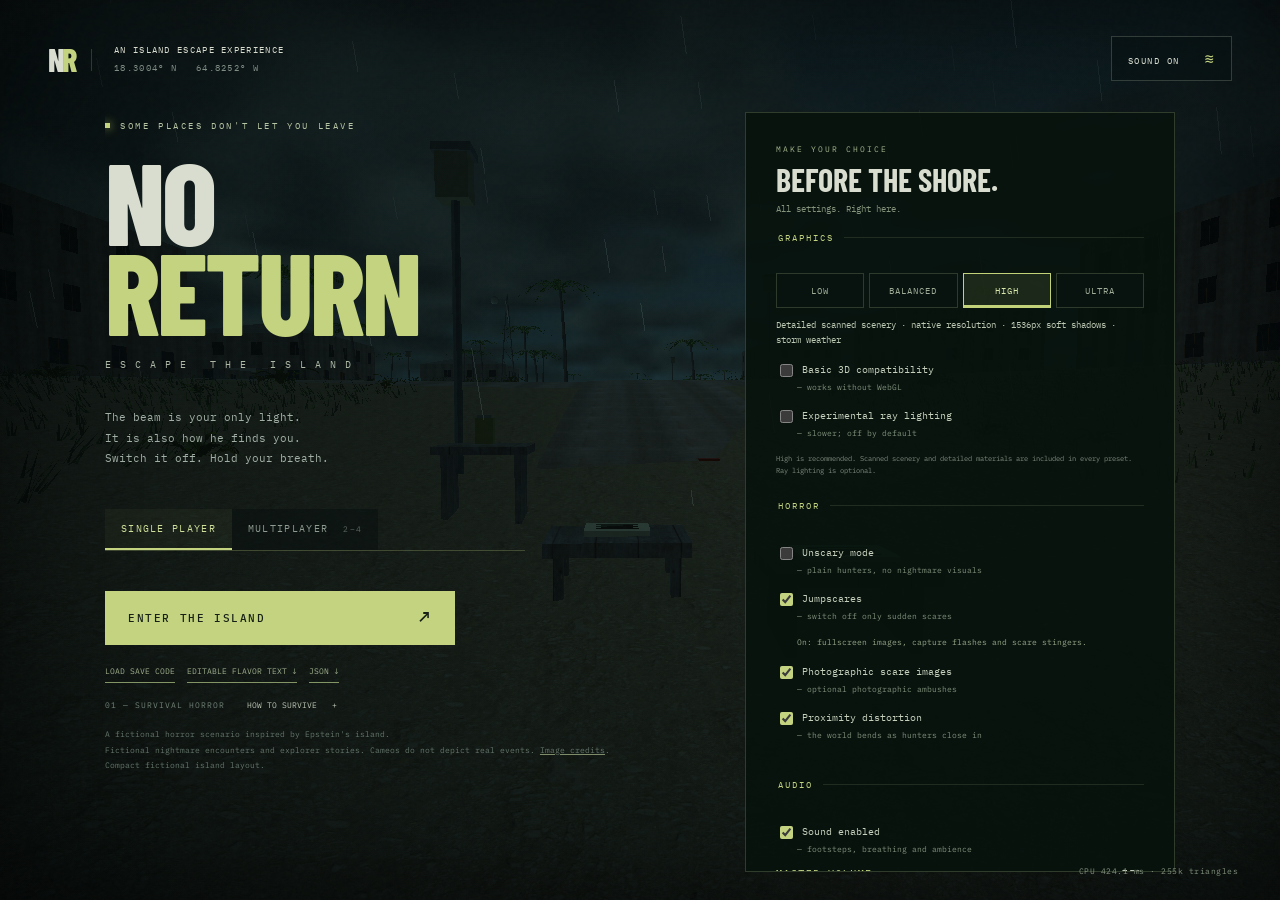
<file: index.html>
<!doctype html>
<html lang="en"><head><meta charset="utf-8"><meta name="viewport" content="width=device-width,initial-scale=1"><meta name="theme-color" content="#080d0d"><title>NO RETURN — Escape the Island</title><link rel="stylesheet" href="style.css?v=coop-lights-21"></head>
<body><canvas id="scene" aria-label="First person island escape game"></canvas><div class="grain"></div><div class="vignette"></div>
<div id="jumpscare" hidden aria-hidden="true"><img id="scareImage" alt="" decoding="async" draggable="false"></div><div id="terror" hidden aria-hidden="true"></div><div id="contactScare" hidden aria-hidden="true"><svg viewBox="0 0 600 700" preserveAspectRatio="xMidYMid slice"><defs><radialGradient id="deadSkin"><stop stop-color="#acaa8a"/><stop offset=".42" stop-color="#68644e"/><stop offset=".75" stop-color="#2d302a"/><stop offset="1" stop-color="#070c0c"/></radialGradient><radialGradient id="deadEye"><stop stop-color="#e9e5bf"/><stop offset=".3" stop-color="#7e8b78"/><stop offset="1" stop-color="#07100e"/></radialGradient></defs><path fill="url(#deadSkin)" d="M153 650 117 502 105 309 141 128 225 52 365 47 464 155 482 326 440 509 368 674 273 700Z"/><g fill="none" stroke="#18201c" stroke-width="12" opacity=".85"><path d="m160 240 50-40 42 21M320 201l64-15 59 41M151 370l31 63-9 64m270-153-36 74 11 61M214 155l41-46m77 41 29-47"/></g><path fill="#080d0b" d="m154 278 25-44 73 6 18 52-32 41-65-12Zm170-12 17-45 70 8 34 62-26 39-69-5Z"/><ellipse cx="219" cy="283" rx="28" ry="21" fill="url(#deadEye)"/><ellipse cx="377" cy="280" rx="24" ry="31" fill="url(#deadEye)"/><path stroke="#070c0a" stroke-width="13" d="m218 263-7 39m170-50-6 52"/><path fill="#161c16" d="m283 271-28 114 31 27 37-22-30-119Z"/><path fill="#020506" stroke="#4d1716" stroke-width="15" d="M232 433q56-47 102-1 65 40 23 167-33 86-92 30-60-63-33-196Z"/><g fill="#b4ad8b"><path d="m237 438 18-9 9 38-19 4Zm30-14 21-1 1 45-19-5Zm32 0 21 9-7 39-19-6Zm31 16 15 12-14 31-14-12ZM260 604l18-22 11 44-18 4Zm28-12 16 2 10 44-21-4Zm29-8 17-15-2 51-15 10Z"/></g><g stroke="#691e1d" fill="none" stroke-linecap="round"><path stroke-width="9" d="m194 320 7 83-19 52m61-136-12 72m116-63 13 97 19 33m18-130 14 77-13 38M239 475l-21 51 16 85m109-159 36 71-12 88"/><path stroke-width="3" d="m201 351-19 16m180 26 23-18M225 565l-23 24m174-47 20 18"/></g><path fill="#0a100e" d="m133 212 13-92 79-75 157-2 82 94 13 83-52-48-43-57-126 18-66 31Z"/></svg></div><div id="arrival" hidden><div class="arrival-lid" id="upperLid"></div><div class="arrival-lid" id="lowerLid"></div><div id="arrivalCaption"></div></div><button id="skipArrival" hidden>SKIP ARRIVAL [ESC]</button><header><a class="brand" href="#" aria-label="No Return home">N<span>R</span><i></i></a><div class="edition">AN ISLAND ESCAPE EXPERIENCE<br><span>18.3004° N &nbsp; 64.8252° W</span></div><button id="sound" aria-label="Toggle sound">SOUND OFF <span>◌</span></button></header>
<main id="menu"><section class="menu-landing"><div class="eyebrow"><i></i> SOME PLACES DON'T LET YOU LEAVE</div><h1>NO<br><span>RETURN</span><b>ESCAPE THE ISLAND</b></h1><p class="intro">The beam is your only light.<br>It is also how he finds you.<br>Switch it off. Hold your breath.</p><nav class="play-tabs" role="tablist" aria-label="Play mode"><button id="soloTab" role="tab" aria-selected="true" aria-controls="soloPanel">SINGLE PLAYER</button><button id="multiplayerTab" role="tab" aria-selected="false" aria-controls="multiplayerPanel">MULTIPLAYER <small>2–4</small></button></nav><div id="soloPanel" role="tabpanel" aria-labelledby="soloTab"><div class="menu-actions"><button class="primary" id="start">ENTER THE ISLAND <span>↗</span></button><div class="menu-extras"><button id="loadSave">LOAD SAVE CODE</button><a href="flavor-text.md" download>EDITABLE FLAVOR TEXT ↓</a><a href="flavor-text.json" download>JSON ↓</a></div><div class="menu-bottom"><span>01 — SURVIVAL HORROR</span><button id="how">HOW TO SURVIVE <span>+</span></button></div><div class="fiction">A fictional horror scenario inspired by Epstein's island.<br>Fictional nightmare encounters and explorer stories. Cameos do not depict real events. <a href="image-credits.html" target="_blank" rel="noopener">Image credits</a>. Compact fictional island layout.</div></div></div><section id="multiplayerPanel" role="tabpanel" aria-labelledby="multiplayerTab" hidden><div class="mp-heading"><small>PRIVATE CO-OP / 2–4 SURVIVORS</small><h2>DON’T GO ALONE.</h2><p>One island. Four lights. Something hears all of you.</p></div><div id="mpEntry"><label class="mp-field">YOUR NAME<input id="mpName" maxlength="20" value="Survivor" autocomplete="nickname"></label><button class="primary" id="mpCreate">CREATE PRIVATE ROOM <span>↗</span></button><div class="mp-divider"><span>OR JOIN A FRIEND</span></div><div class="mp-join"><input id="mpCode" maxlength="8" placeholder="ROOM CODE" aria-label="Room code" autocapitalize="characters" autocomplete="off" spellcheck="false"><button id="mpJoin">JOIN →</button></div><button id="mpReconnect" class="secondary" hidden>RECONNECT TO LAST ROOM</button></div><div id="mpLobby" hidden><div class="mp-code"><small>PRIVATE ROOM CODE</small><strong id="mpRoomCode"></strong><button id="mpCopy">COPY CODE ↗</button></div><ul id="mpPlayers" aria-label="Room members"></ul><label class="mp-field">HUNTERS<select id="mpHunterCount" aria-label="Number of hunters"><option value="1">1 hunter</option><option value="2">2 hunters</option><option value="3">3 hunters</option><option value="4" selected>4 hunters</option></select><small id="mpHunterHint">Only the host can change this before starting.</small></label><p id="mpLobbyHint"></p><div class="mp-lobby-actions"><button id="mpReady" class="primary" aria-pressed="false">READY UP</button><button id="mpLaunch" class="primary" hidden>START RUN ↗</button><button id="mpLeave" class="secondary">LEAVE ROOM</button></div></div><p id="mpStatus" role="status">Connecting to the island begins here.</p><details id="mpServerOptions"><summary>SERVER CONNECTION</summary><label class="mp-field">SERVER ADDRESS<input id="mpServer" type="url" placeholder="https://your-server.onrender.com" spellcheck="false"></label><p>Use the same server as your friends. A sleeping server can take a minute to wake.</p></details><div class="mp-rules"><span>SHARED OBJECTIVES</span><span>PERSONAL INVENTORIES</span><span>RESCUE YOUR TEAM</span><p>Hold R near a caught teammate for 3 seconds. T trades supplies. One survivor per wardrobe. Menus do not pause the island.</p></div></section></section><section class="menu-settings" aria-label="Game options"><div class="settings-heading"><small>MAKE YOUR CHOICE</small><h2>BEFORE THE SHORE.</h2><p>All settings. Right here.</p></div><section id="startupHelp" hidden aria-label="Graphics recovery"><p id="startupMessage"></p><div class="recovery-actions"><button id="retryGraphics">RETRY</button><button id="safeGraphics">COMPATIBILITY MODE</button><button id="copyGraphicsError">COPY ERROR</button></div><details><summary>Technical error details</summary><pre id="startupDetails" tabindex="0"></pre></details></section><div id="compatibilityNotice" hidden>COMPATIBILITY MODE · 512px materials · reduced effects <button id="normalGraphics">RESTORE NORMAL GRAPHICS</button></div><div id="rendererNotice" hidden role="status">BASIC 3D ACTIVE · Textured 3D with reduced detail. No WebGL needed.</div><fieldset class="graphics-select"><legend>GRAPHICS</legend><div class="quality-options"><button type="button" data-quality="low">LOW</button><button type="button" data-quality="balanced">BALANCED</button><button type="button" data-quality="high" aria-pressed="true">HIGH</button><button type="button" data-quality="ultra">ULTRA</button></div><p id="qualityDescription"></p><label class="trace-option"><input id="basicRenderer" type="checkbox"> Basic 3D compatibility <span>— works without WebGL</span></label><label class="trace-option"><input id="traceOption" type="checkbox"> Experimental ray lighting <span>— slower; off by default</span></label><small id="gpuQualityHint">High is recommended. Scanned scenery and detailed materials are included in every preset. Ray lighting is optional.</small></fieldset><fieldset class="horror-select"><legend>HORROR</legend><label class="trace-option comfort-option"><input id="unscaryOption" type="checkbox"> Unscary mode <span>— plain hunters, no nightmare visuals</span></label><p id="comfortStatus" role="status" hidden>Pussy mode selected. Fine, we’ll keep it tame.</p><label class="trace-option"><input id="jumpOption" type="checkbox" checked> Jumpscares <span>— switch off only sudden scares</span></label><p id="jumpDescription"></p><label class="trace-option"><input id="scareOption" type="checkbox" checked> Photographic scare images <span>— optional photographic ambushes</span></label><label class="trace-option"><input id="distortionOption" type="checkbox" checked> Proximity distortion <span>— the world bends as hunters close in</span></label></fieldset><fieldset class="audio-select"><legend>AUDIO</legend><label class="trace-option"><input id="menuSound" type="checkbox"> Sound enabled <span>— footsteps, breathing and ambience</span></label><label class="volume-control" for="masterVolume">MASTER VOLUME <output id="volumeValue">75%</output><input id="masterVolume" type="range" min="0" max="100" value="75" step="1"></label></fieldset></section></main>
<output id="performanceReadout" aria-label="Renderer performance"></output><aside id="side"><div class="signal"><i></i> SIGNAL LOST</div><div class="vertical">LITTLE SAINT JAMES &nbsp; / &nbsp; AFTER MIDNIGHT</div><div class="stamp">PRIVATE<br>PROPERTY<span>NO TRESPASSING</span></div></aside>
<div id="hud" hidden><div class="mission"><small>YOUR WAY OUT</small><div id="objective"></div><span id="progress"></span><div id="objectiveGuide" aria-label="Direction to next objective"><span id="objectiveArrow" aria-hidden="true">↑</span><div><small>NEXT OBJECTIVE</small><strong id="objectiveBearing"></strong></div></div><ol id="objectiveList" aria-label="Escape objectives"></ol></div><div class="status"><div id="threat">● &nbsp; UNDETECTED</div><small id="staminaLabel">STAMINA</small><div class="bar"><i id="stamina"></i></div><div id="inventory"></div><div id="survivalStatus"></div><div id="supplyShortcuts"></div></div><div id="debugStatus" role="status"></div><div id="coopHud" hidden><small id="coopRoom"></small><div id="coopTeam"></div><small id="coopConnection"></small><p id="coopRescue"></p></div><div id="spectatorControls" hidden><button id="spectatePrev">← PREVIOUS</button><span id="spectateName"></span><button id="spectateNext">NEXT →</button></div><div id="crosshair">+</div><div id="prompt"></div><div id="toast" role="status"></div><div class="hud-bottom"><span id="location">SOUTH SHORE</span><span>WASD MOVE &nbsp; SHIFT RUN &nbsp; C CROUCH &nbsp; E INTERACT &nbsp; Y BAG &nbsp; J FILES &nbsp; F LIGHT &nbsp; M MAP &nbsp; ESC PAUSE &nbsp; 8 HITBOX &nbsp; 9 DAYLIGHT</span><span id="timer">00:00</span></div><div id="light">FLASHLIGHT ON</div><div id="mobile"><div><button data-key="w">↑</button><br><button data-key="a">←</button><button data-key="s">↓</button><button data-key="d">→</button></div><div><button data-key="ArrowLeft">↶</button><button data-key="ArrowRight">↷</button><button id="touchInteract">E</button><button id="touchCrouch">C</button></div></div></div>
<nav id="quickbar" hidden aria-label="Game tools"><button id="inventoryButton">BAG [Y]</button><button id="filesButton">FILES [J]</button><button id="mapButton">MAP</button><button id="lightButton">LIGHT</button><button id="tradeButton" hidden>TRADE [T]</button><button id="pauseButton">PAUSE</button></nav><div id="overlay" hidden><section class="panel" id="panel"></section></div><script src="comfort.js?v=coop-17"></script><script src="compact-island.js?v=coop-17"></script><script src="architecture.js?v=coop-17"></script><script src="contact.js?v=coop-17"></script><script src="npc-ai.js?v=coop-lights-21"></script><script src="horror.js?v=coop-17"></script><script src="world.js?v=coop-17"></script><script src="immersion.js?v=coop-17"></script><script src="survival.js?v=coop-17"></script><script src="graphics.js?v=coop-17"></script><script src="ray-lighting.js?v=soft-beam-20"></script><script src="weather.js?v=soft-beam-20"></script><script src="materials.js?v=coop-17"></script><script src="ground-cover.js?v=coop-lights-21"></script><script src="scanned-scenery.js?v=coop-lights-21"></script><script src="graphics-device.js?v=coop-17"></script><script src="renderer.js?v=coop-lights-21"></script><script src="render-profile.js?v=coop-17"></script><script src="software-renderer.js?v=coop-lights-21"></script><script src="startup-help.js?v=coop-17"></script><script src="scares.js?v=coop-17"></script><script src="terror.js?v=coop-17"></script><script src="spatial.js?v=coop-18"></script><script src="outline-mesh.js?v=coop-17"></script><script src="vision.js?v=coop-lights-21"></script><script src="encounters.js?v=soft-beam-20"></script><script src="map-pins.js?v=coop-17"></script><script src="save-codes.js?v=coop-17"></script><script src="arrival.js?v=coop-17"></script><script src="multiplayer-motion.js?v=coop-17"></script><script src="multiplayer.js?v=coop-lights-21"></script><script src="objective-guide.js?v=guide-19"></script><script src="team-lighting.js?v=coop-lights-21"></script><script src="game.js?v=coop-lights-21"></script></body></html>
</file>
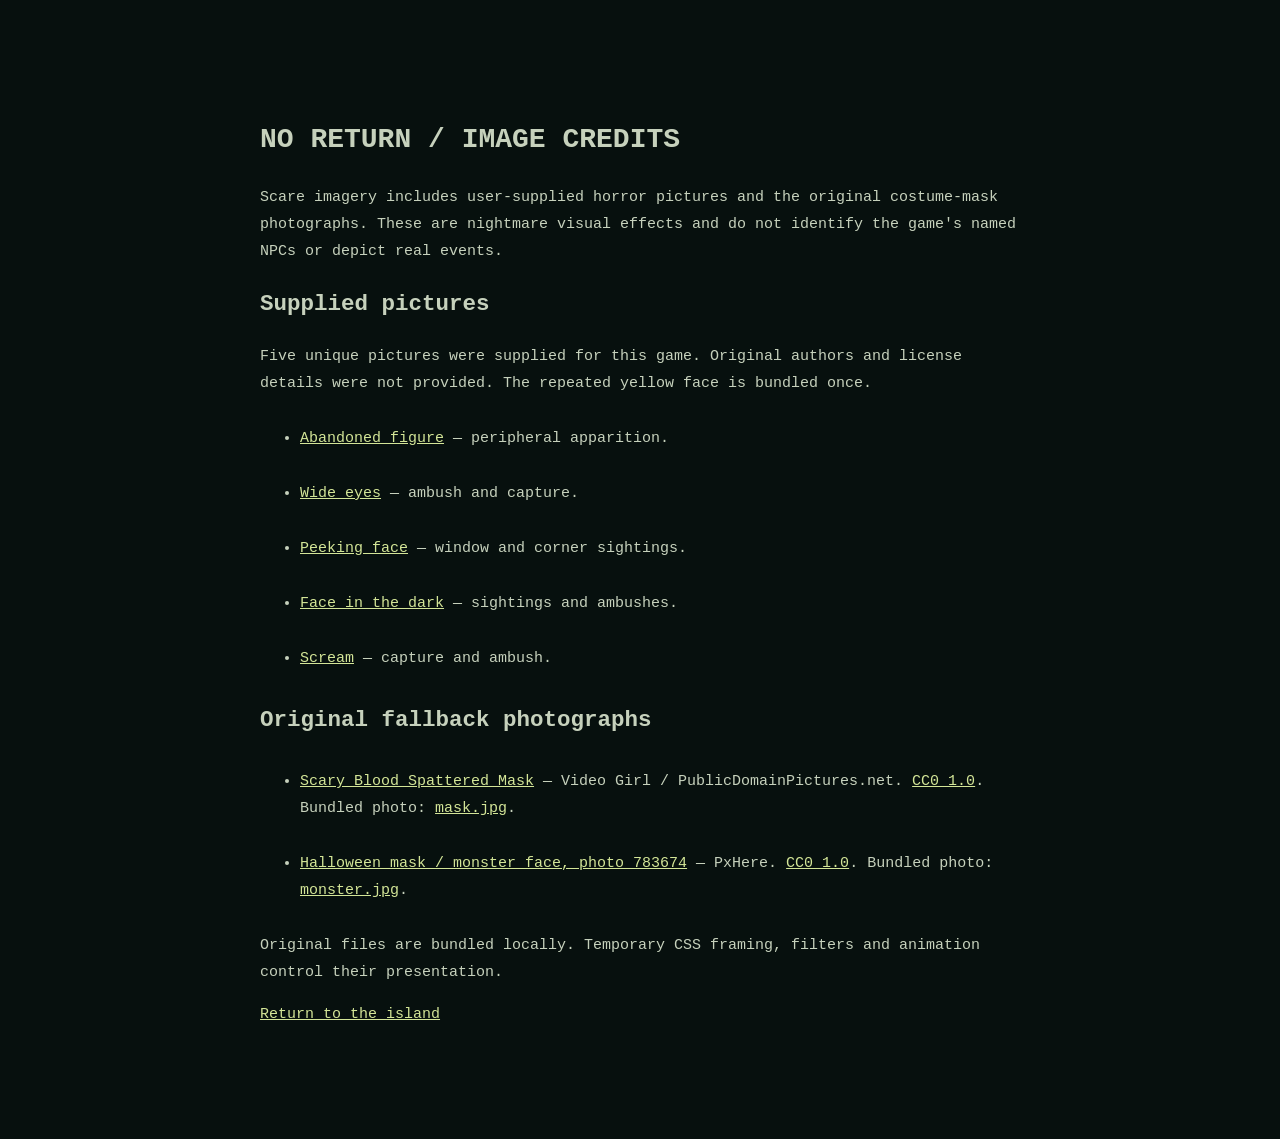
<file: image-credits.html>
<!doctype html><html lang="en"><meta charset="utf-8"><meta name="viewport" content="width=device-width,initial-scale=1"><title>NO RETURN — Image credits</title><style>body{background:#07100e;color:#c6d1bc;font:15px/1.8 monospace;max-width:760px;margin:8vh auto;padding:24px}a{color:#d3e597}h1{font-size:28px}li{margin:28px 0}</style><h1>NO RETURN / IMAGE CREDITS</h1><p>Scare imagery includes user-supplied horror pictures and the original costume-mask photographs. These are nightmare visual effects and do not identify the game's named NPCs or depict real events.</p><h2>Supplied pictures</h2><p>Five unique pictures were supplied for this game. Original authors and license details were not provided. The repeated yellow face is bundled once.</p><ul><li><a href="scares/abandoned.png">Abandoned figure</a> — peripheral apparition.</li><li><a href="scares/wide-eyes.png">Wide eyes</a> — ambush and capture.</li><li><a href="scares/peeking.png">Peeking face</a> — window and corner sightings.</li><li><a href="scares/void-face.png">Face in the dark</a> — sightings and ambushes.</li><li><a href="scares/scream.png">Scream</a> — capture and ambush.</li></ul><h2>Original fallback photographs</h2><ul><li><a href="https://www.publicdomainpictures.net/en/view-image.php?image=270991&amp;picture=scary-blood-spattered-mask">Scary Blood Spattered Mask</a> — Video Girl / PublicDomainPictures.net. <a href="https://creativecommons.org/publicdomain/zero/1.0/">CC0 1.0</a>. Bundled photo: <a href="scares/mask.jpg">mask.jpg</a>.</li><li><a href="https://pxhere.com/en/photo/783674">Halloween mask / monster face, photo 783674</a> — PxHere. <a href="https://creativecommons.org/publicdomain/zero/1.0/">CC0 1.0</a>. Bundled photo: <a href="scares/monster.jpg">monster.jpg</a>.</li></ul><p>Original files are bundled locally. Temporary CSS framing, filters and animation control their presentation.</p><p><a href="./?v=pictures-12">Return to the island</a></p></html>
</file>
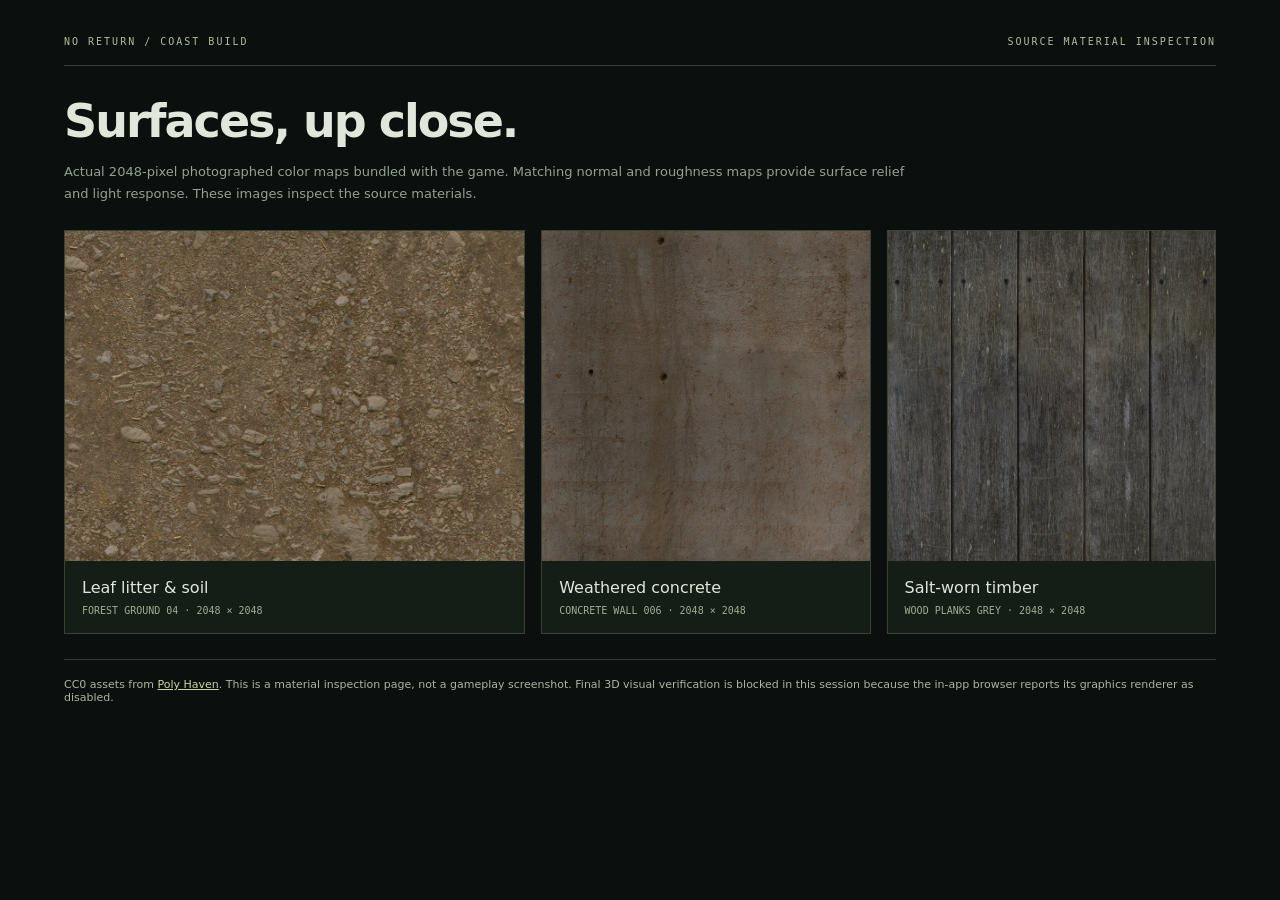
<file: material-check.html>
<!doctype html><html lang="en"><meta charset="utf-8"><meta name="viewport" content="width=device-width,initial-scale=1"><title>NO RETURN — Material inspection</title><style>*{box-sizing:border-box}body{margin:0;background:#0b100e;color:#e1e6da;font:13px system-ui,sans-serif;padding:36px 5vw}header{display:flex;justify-content:space-between;color:#aebd9b;font:10px monospace;letter-spacing:2px;border-bottom:1px solid #344037;padding-bottom:18px}h1{font-size:46px;letter-spacing:-2px;margin:28px 0 8px}p{color:#93a18f;line-height:1.7;max-width:850px}.grid{display:grid;grid-template-columns:1.4fr 1fr 1fr;gap:16px;margin:25px 0}figure{margin:0;border:1px solid #394333;background:#141d16}figure img{display:block;width:100%;height:330px;object-fit:cover}figcaption{padding:17px;font-size:16px}figcaption span{display:block;margin-top:8px;font:10px monospace;color:#9eae91}footer{border-top:1px solid #344037;padding-top:18px;color:#aab69e;font-size:11px}a{color:#cad89f}@media(max-width:700px){.grid{grid-template-columns:1fr}h1{font-size:32px}figure img{height:240px}}</style><header><span>NO RETURN / COAST BUILD</span><span>SOURCE MATERIAL INSPECTION</span></header><h1>Surfaces, up close.</h1><p>Actual 2048-pixel photographed color maps bundled with the game. Matching normal and roughness maps provide surface relief and light response. These images inspect the source materials.</p><div class="grid"><figure><img src="textures/forest/diffuse.jpg" alt="Scanned forest floor with leaves, stones and soil"><figcaption>Leaf litter &amp; soil<span>FOREST GROUND 04 · 2048 × 2048</span></figcaption></figure><figure><img src="textures/concrete_wall_006_diffuse.jpg" alt="Detailed weathered concrete surface"><figcaption>Weathered concrete<span>CONCRETE WALL 006 · 2048 × 2048</span></figcaption></figure><figure><img src="textures/wood_planks_grey_diffuse.jpg" alt="Aged grey wood with real grain and worn edges"><figcaption>Salt-worn timber<span>WOOD PLANKS GREY · 2048 × 2048</span></figcaption></figure></div><footer>CC0 assets from <a href="https://polyhaven.com/license">Poly Haven</a>. This is a material inspection page, not a gameplay screenshot. Final 3D visual verification is blocked in this session because the in-app browser reports its graphics renderer as disabled.</footer></html>
</file>
<file: style.css>
@import url('https://fonts.googleapis.com/css2?family=Barlow+Condensed:wght@500;600;700;800;900&family=IBM+Plex+Mono:wght@400;500&display=swap');
:root{color-scheme:dark;--paper:#d9ddd0;--lime:#c3d380;--mono:'IBM Plex Mono',monospace;--display:'Barlow Condensed','Arial Narrow',Impact,sans-serif}*{box-sizing:border-box}body{margin:0;overflow:hidden;background:#080d0d;color:var(--paper);font-family:var(--mono);font-size:11px}button,a{-webkit-tap-highlight-color:transparent}button{font:inherit;cursor:pointer;color:inherit}button:focus-visible,a:focus-visible{outline:2px solid var(--lime);outline-offset:6px}#scene,.grain,.vignette{position:fixed;inset:0;width:100%;height:100%}.grain{pointer-events:none;opacity:.08;background-image:url("data:image/svg+xml,%3Csvg viewBox='0 0 180 180' xmlns='http://www.w3.org/2000/svg'%3E%3Cfilter id='n'%3E%3CfeTurbulence type='fractalNoise' baseFrequency='.9' numOctaves='3' stitchTiles='stitch'/%3E%3C/filter%3E%3Cpath fill='%23fff' filter='url(%23n)' opacity='.7' d='M0 0h180v180H0z'/%3E%3C/svg%3E");z-index:3}.vignette{pointer-events:none;background:radial-gradient(ellipse at 66% 45%,transparent 10%,#02080866 65%,#020606e0 110%);z-index:2}header{position:absolute;top:36px;left:48px;right:48px;display:flex;align-items:center;gap:22px;z-index:5}.brand{position:relative;color:var(--paper);text-decoration:none;font-family:var(--display);font-weight:800;font-size:32px;letter-spacing:-3px;padding-right:18px}.brand span{color:var(--lime)}.brand i{position:absolute;right:0;top:9px;height:22px;width:1px;background:#7b8a7555}.edition{font-size:9px;letter-spacing:1.3px;line-height:1.9}.edition span{color:#7f8d85}#sound{margin-left:auto;border:1px solid #a8b29e45;background:#07101166;padding:12px 16px;font-size:9px;letter-spacing:1.5px}#sound span{margin-left:18px;color:var(--lime);font-size:15px}main{position:absolute;z-index:4;left:8.2%;top:21%;width:500px}.eyebrow{font-size:9px;letter-spacing:2.6px;color:#b7c5a4;display:flex;align-items:center;gap:10px}.eyebrow i,.signal i{width:5px;height:5px;background:var(--lime);display:inline-block;box-shadow:0 0 10px #c3d366}h1{font-family:var(--display);font-size:clamp(94px,10.5vw,158px);font-weight:800;line-height:.78;letter-spacing:-3px;margin:33px 0 25px}h1>span{color:var(--lime)}h1 b{display:block;font:10px var(--mono);letter-spacing:9px;margin-top:22px;color:#aeb8a7}.intro{font-size:11px;line-height:2;color:#a2afa6;margin:25px 0}.primary{width:278px;background:var(--lime);border:0;color:#172015;font-weight:500;font-size:11px;letter-spacing:1.6px;padding:20px 23px;text-align:left;transition:background .2s,transform .2s}.primary:hover{background:#e0eba9;transform:translateY(-2px)}.primary span{float:right;font-size:18px;line-height:12px}.menu-bottom{display:flex;align-items:center;width:390px;gap:22px;margin-top:27px;color:#728278;font-size:8px;letter-spacing:1px}.menu-bottom button{border:0;background:none;font-size:8px;color:#bdc5b5;padding:0}.menu-bottom button span{margin-left:10px}.fiction{font-size:8px;color:#65766c;line-height:1.9;margin-top:28px}#side{position:absolute;right:48px;top:24%;bottom:45px;z-index:4;display:flex;flex-direction:column;align-items:flex-end}.signal{font-size:9px;letter-spacing:2px;color:#9eac9d}.signal i{background:#a67c55;box-shadow:none;margin-right:8px}.vertical{writing-mode:vertical-rl;letter-spacing:3px;color:#8a9b88;font-size:9px;margin-top:55px}.stamp{margin-top:auto;border:1px solid #9aa79255;padding:12px 18px;font-size:14px;line-height:1.2;letter-spacing:3px;transform:rotate(-5deg);color:#b8bf9e88}.stamp span{display:block;font-size:6px;margin-top:8px;letter-spacing:2px}#hud{position:fixed;inset:0;z-index:4;pointer-events:none}.mission{position:absolute;left:42px;top:120px;max-width:330px}.mission small,.status small{color:#91a387;font-size:8px;letter-spacing:2px}.mission div{font-size:15px;margin-top:10px}.mission>span{display:block;color:#8a998d;font-size:10px;margin-top:9px;line-height:1.8}.status{position:absolute;top:120px;right:42px;width:190px}#threat{font-size:9px;letter-spacing:1px;margin-bottom:22px;color:var(--lime)}.bar{height:3px;background:#78847744;margin-top:8px}.bar i{display:block;height:100%;width:100%;background:var(--lime)}#inventory{font-size:9px;line-height:2;margin-top:20px;color:#bdc6ad}#crosshair{position:absolute;left:50%;top:50%;transform:translate(-50%,-50%);opacity:.65;font-size:18px}#prompt{position:absolute;left:50%;top:60%;transform:translateX(-50%);text-align:center;background:#07100de6;padding:12px 18px;border:1px solid #a2ae7344;display:none;white-space:nowrap}#toast{position:absolute;top:26%;left:50%;transform:translateX(-50%);text-align:center;color:#e4e8ce;max-width:500px;font-size:12px;line-height:1.8;text-shadow:0 2px 5px black}.hud-bottom{position:absolute;bottom:30px;left:42px;right:42px;display:flex;justify-content:space-between;gap:20px;color:#9cae9d;font-size:8px;letter-spacing:1px}#light{position:absolute;bottom:65px;left:42px;color:#9caa89;font-size:8px;letter-spacing:1px}#overlay{position:fixed;inset:0;background:#020807df;backdrop-filter:blur(12px);display:grid;place-items:center;z-index:10}#overlay[hidden],[hidden]{display:none!important}.panel{width:min(620px,90vw);max-height:90vh;overflow:auto;padding:38px;border:1px solid #66765566;background:#101914}.panel small{font-size:9px;letter-spacing:2px;color:var(--lime)}.panel h2{font-family:var(--display);font-size:54px;line-height:1;margin:15px 0 20px;font-weight:700}.panel p{color:#a7b4a5;font-size:12px;line-height:1.9}.panel .primary{margin-top:20px}.panel .secondary{display:block;background:none;border:0;border-bottom:1px solid #74856a;padding:10px 0;margin-top:12px;color:#9daa94;font-size:10px}.controls{display:grid;grid-template-columns:1fr 1fr;gap:13px;padding:20px 0;color:#adbba6;font-size:10px}.controls b{display:inline-block;width:85px;color:#e1e5d3}.map{display:block;width:min(400px,100%);margin:15px auto;image-rendering:pixelated}.legend{font-size:10px!important}#mobile{display:none}body.playing header .edition{opacity:.5}body.danger .vignette{box-shadow:inset 0 0 170px #970d0d77}body.crouching #crosshair{color:var(--lime)}@media(max-height:760px) and (min-width:701px){main{top:20%}h1{font-size:112px;margin:25px 0 20px}.intro{margin:18px 0}.fiction{margin-top:18px}.menu-bottom{margin-top:20px}}@media(max-width:700px){header{top:22px;left:24px;right:24px}.edition{font-size:7px}#sound{font-size:0;padding:10px}#sound span{margin:0}main{top:22%;left:8%;width:85%}h1{font-size:110px}.eyebrow{font-size:7px;letter-spacing:1.5px}#side{right:25px;top:26%;bottom:24px}.signal,.stamp{display:none}.vertical{font-size:7px;margin:0}.menu-bottom{width:100%;font-size:7px;gap:12px}.fiction{font-size:7px}.mission{left:22px;top:95px;max-width:230px}.mission div{font-size:12px}.status{top:auto;bottom:185px;right:22px;width:120px}.hud-bottom{left:22px;right:22px;bottom:15px}.hud-bottom span:nth-child(2){display:none}#light{left:22px;bottom:185px}.panel{padding:25px}#toast{width:80%;top:30%}#mobile{position:absolute;bottom:48px;left:20px;right:20px;display:flex;justify-content:space-between;align-items:flex-end;pointer-events:auto}#mobile button{background:#0c1916a0;border:1px solid #a0b18d55;width:43px;height:43px;margin:2px;font-size:18px;touch-action:none}#mobile>div:last-child{display:grid;grid-template-columns:1fr 1fr}#prompt{font-size:10px;max-width:90vw;white-space:normal}}

#quickbar{position:absolute;right:42px;bottom:68px;z-index:5;display:flex;gap:8px}#quickbar button{background:#0c1916b0;border:1px solid #a0b18d44;padding:9px 12px;font-size:8px;letter-spacing:1px}#quickbar button:hover{border-color:var(--lime)}@media(max-width:700px){#quickbar{top:75px;right:22px;bottom:auto;gap:5px}#quickbar button{padding:7px 8px;font-size:7px}.mission{top:116px}}@media(max-width:700px) and (max-height:680px){main{top:21%;}h1{font-size:82px;margin:22px 0 16px}h1 b{font-size:8px;letter-spacing:6px;margin-top:17px}.intro{font-size:10px;line-height:1.7;margin:17px 0}.primary{padding:17px 21px}.menu-bottom{margin-top:18px}.fiction{margin-top:14px;font-size:6px;line-height:1.6}.eyebrow{font-size:6px;letter-spacing:1.3px}}

body{background:#000}.playing .grain{opacity:.022}.lights-off .grain,.lights-off .vignette{display:none}.playing header{opacity:.52}.playing .mission{opacity:.8}body.danger:not(.lights-off) .vignette{box-shadow:inset 0 0 100px #630c0c33}.playing #crosshair{font-size:13px;color:#a0a391;opacity:.35}.lights-off #crosshair{opacity:.16}.lights-off #light{color:#797c77}#threat{transition:color .2s}button:disabled{opacity:.5;cursor:default}
#toast{top:auto;bottom:110px;font-size:11px;padding:7px 12px;background:#000b;border:1px solid #a3aa8522}#toast:empty{display:none}@media(max-width:700px){#toast{top:auto;bottom:205px;font-size:9px;max-width:85vw}.status{width:125px}#threat{font-size:8px}}

#objectiveList{list-style:none;padding:14px 0 0;margin:12px 0 0;border-top:1px solid #8d9b6b33;display:grid;gap:11px;max-width:280px}#objectiveList li{display:flex;gap:11px;font-size:10px;line-height:1.35;color:#8c9685}#objectiveList li>span{font-size:9px;padding-top:2px;min-width:19px;color:#75816a}#objectiveList li small{display:block;font-size:8px;color:#687763;margin-top:4px}#objectiveList .active,#objectiveList .active>span{color:#d2de96}#objectiveList .done{color:#697761;text-decoration:line-through}#objectiveList .done>span{color:#9aad79}.mission{max-width:310px;padding:12px 15px;background:#0009;left:27px;top:105px}.mission>small{font-size:8px}.map-panel{width:min(1120px,95vw);padding:26px}.map-panel h2{font-size:38px;margin:12px 0}.large-map{width:100%;height:auto;max-height:65vh;object-fit:contain;touch-action:none;cursor:grab}.map-tools{display:flex;gap:8px;align-items:center;flex-wrap:wrap}.map-tools button{background:#1c2b20;border:1px solid #70806177;padding:9px 13px;font-size:10px}.map-tools span{font-size:8px;color:#89947c}.map-panel .primary{margin-top:5px}.legend a,.fiction a{color:inherit;text-decoration-color:#7f8c6a}.map-panel .legend{font-size:9px!important}#debugStatus{position:absolute;top:85px;left:50%;transform:translateX(-50%);color:#ffbe93;background:#1c0808c9;font-size:9px;letter-spacing:1px;padding:8px 12px;white-space:nowrap}#debugStatus:empty{display:none}.daylight .vignette,.daylight .grain{display:none}.daylight .status,.daylight .hud-bottom,.daylight #light{background:#081009c9;padding:10px}.daylight header{opacity:.9}.daylight .status{width:210px}.daylight #crosshair{color:#fff;opacity:.8}.daylight #toast{background:#000c}.playing .mission{opacity:.95}@media(max-width:700px){.mission{left:12px;top:110px;max-width:230px;padding:8px 10px}#objectiveList{gap:7px;padding-top:10px;margin-top:9px;max-width:205px}#objectiveList li{font-size:8px;gap:7px}#objectiveList li small{display:none}#objectiveList li>span{font-size:8px;min-width:14px}.mission div#objective{font-size:11px}.mission>span{font-size:8px;margin-top:5px}#debugStatus{top:auto;bottom:32px;font-size:7px;max-width:90vw;overflow:hidden}.map-panel{padding:18px}.map-panel h2{font-size:30px}.map-tools button{padding:7px 10px;font-size:8px}.large-map{max-height:52vh}.daylight .status{width:140px}.fiction{max-width:330px}}

.pickup-focus #crosshair{color:#ffe49a;opacity:1;font-size:20px}.pickup-focus #prompt{border-color:#e4c975;background:#111006ef;color:#ffe9a5;box-shadow:0 0 24px #b6993322}.pickup-focus #prompt::before{content:"INTERACTABLE · ";font-size:8px;color:#bcaf79}.panel h2{overflow-wrap:anywhere}

/* Graphics setup is part of the opening screen, including short and touch layouts. */
.graphics-select{border:0;padding:0;margin:18px 0;width:360px;max-width:100%}.graphics-select legend{font-size:9px;letter-spacing:1.7px;color:#ced8ac}.graphics-select legend span{font-size:7px;color:#7d8e82;margin-left:14px}.quality-options{display:grid;grid-template-columns:repeat(4,1fr);gap:5px;margin:10px 0}.quality-options button{background:#091310da;border:1px solid #7c8e6755;color:#a0ad98;font-size:9px;letter-spacing:1px;padding:11px 5px}.quality-options button[aria-pressed=true]{color:#dae8ad;background:#69794233;border-color:#c2d279;box-shadow:inset 0 -2px #c2d279}.graphics-select p{font-size:9px;color:#bdc8b3;line-height:1.65;min-height:30px;margin:6px 0}.graphics-select small{display:block;color:#7d8b7e;font-size:7px;line-height:1.65}.grain{opacity:.025}.vignette{box-shadow:inset 0 0 120px #0008}
main{top:14%;width:450px}h1{font-size:clamp(82px,9vw,132px);margin:25px 0 20px}.intro{margin:16px 0;font-size:10px}.menu-bottom{margin-top:17px}.fiction{margin-top:17px}
@media(max-height:820px){main{top:112px;bottom:20px;overflow:auto;scrollbar-width:thin;padding-right:12px}h1{font-size:90px;margin:22px 0 15px}h1 b{font-size:8px;margin-top:16px}.eyebrow{font-size:7px}.intro{line-height:1.6;margin:13px 0}.graphics-select{margin:13px 0}.primary{padding:16px 22px}.menu-bottom{margin-top:14px}.fiction{margin-top:12px}}
@media(max-width:700px){main{top:110px;bottom:18px;width:85%;overflow:auto}h1{font-size:86px}.graphics-select{width:315px}.graphics-select small{font-size:7px}.quality-options button{padding:10px 3px}.fiction{max-width:310px}}

.trace-option{display:flex;gap:6px;align-items:center;color:#abb89f;font-size:8px;line-height:1.6;margin:7px 0}.trace-option input{accent-color:#c3d380}.trace-option span{color:#7a8b7f}#performanceReadout{position:fixed;right:42px;bottom:24px;z-index:6;color:#83927f;font-size:8px;letter-spacing:.5px}.playing #performanceReadout{bottom:93px;right:42px;opacity:.7}@media(max-width:700px){#performanceReadout,.playing #performanceReadout{bottom:5px;left:22px;right:auto;font-size:6px}}

#startupHelp{max-width:420px;padding:14px;border:1px solid #9e805055;background:#171a12}#startupHelp p{font-size:10px;line-height:1.7;color:#c7c5aa}.recovery-actions{display:flex;gap:6px;flex-wrap:wrap}.recovery-actions button{font:8px monospace;padding:10px 8px;color:#d5dfb6;border:1px solid #87946b;background:#283020}#startupHelp details{font:9px monospace;margin-top:12px;color:#abb99b}#startupDetails{white-space:pre-wrap;overflow-wrap:anywhere;font-size:8px;max-height:160px;overflow:auto}

#compatibilityNotice{font:8px monospace;line-height:1.8;color:#bbc79e;margin:14px 0;max-width:360px}#normalGraphics{font:8px monospace;padding:5px;background:transparent;border:1px solid #67754b;color:#c3d380}

.software-scene{position:fixed;inset:0;width:100%;height:100%;z-index:1;pointer-events:none;image-rendering:auto}#rendererNotice{max-width:390px;color:#b9c99b;font-size:9px;line-height:1.7;margin:12px 0}

#jumpscare{position:fixed;inset:0;z-index:40;pointer-events:none;overflow:hidden;background:#010202}#scareImage{display:block;width:100%;height:100%;object-fit:cover;image-rendering:pixelated;filter:grayscale(.45) contrast(1.6) brightness(.8);animation:scare-impact .6s steps(4,end) both}#jumpscare.scare-window,#jumpscare.scare-glimpse{background:transparent}#jumpscare.scare-window #scareImage,#jumpscare.scare-glimpse #scareImage{animation:none;opacity:.24;filter:grayscale(.8) contrast(1.5) brightness(.6)}@keyframes scare-impact{0%{transform:scale(1.02)}25%{transform:scale(1.08) translateX(-1%)}50%{transform:scale(1.1) translateX(1%)}100%{transform:scale(1.13)}}@media(prefers-reduced-motion:reduce){#scareImage{animation:none}}

#menu{max-height:calc(79dvh - 24px);overflow-y:auto;scrollbar-width:thin;scrollbar-color:#77845a transparent;padding-right:12px}@media(max-width:700px){#menu{max-height:calc(78dvh - 24px)}}
.volume-control{display:grid;grid-template-columns:1fr auto;gap:10px;max-width:390px;margin:18px 0;color:#c3d380;font:10px monospace;letter-spacing:1.4px}.volume-control input{grid-column:1/-1;width:100%;accent-color:#c3d380;cursor:pointer}.volume-control output{color:#d8decb}.bloody-warning{color:#a82118!important;font-family:Impact,'Arial Black',sans-serif;letter-spacing:3px;text-shadow:1px 4px #570b0b,-2px 8px #440909,2px 13px 5px #2b0505;font-size:clamp(36px,7vw,72px)!important;transform:rotate(-3deg);padding:14px 0 25px}.playing #prompt{max-width:min(90vw,620px);text-align:center;line-height:1.8}
.inventory-panel{width:min(1120px,94vw);padding:32px 36px 22px;background:linear-gradient(135deg,#14201b,#0a1210);border-color:#74856677;box-shadow:0 35px 150px #000c}.bag-heading{display:flex;align-items:start;justify-content:space-between;gap:20px}.bag-heading h2{font-size:44px;margin:10px 0 22px}.bag-heading small{font-size:8px;color:#9ead91;letter-spacing:2px}.bag-close,.reader-top button{border:0;background:transparent;font-size:9px;letter-spacing:1px;padding:5px;color:#b7c3ac}.bag-close kbd,.reader-top kbd{display:inline-block;margin-left:12px;padding:5px 7px;border:1px solid #75826655;font:8px var(--mono);color:#8c9a87}.bag-tabs{display:flex;align-items:center;gap:6px;border-bottom:1px solid #62745d66;margin-bottom:24px}.bag-tabs>button{position:relative;background:transparent;border:0;border-bottom:2px solid transparent;padding:12px 19px;font-size:10px;color:#899b8c;letter-spacing:1px}.bag-tabs>button[aria-pressed=true]{color:var(--lime);border-bottom-color:var(--lime)}.bag-tabs b{font-weight:400;margin-left:7px;color:#d1d8c4}.bag-tabs i{font-style:normal;font-size:7px;color:#c3d380;margin-left:9px}.bag-tabs>div{margin-left:auto;color:#83947f;font-size:8px;line-height:2}.bag-layout{display:grid;grid-template-columns:minmax(0,1.7fr) minmax(240px,1fr);gap:30px}.bag-grid{display:grid;grid-template-columns:repeat(4,minmax(0,1fr));gap:7px}.bag-slot{position:relative;aspect-ratio:1.05;border:1px solid #6a7a5a44;background:linear-gradient(150deg,#1c2920aa,#0c151266);display:flex;flex-direction:column;align-items:center;justify-content:center;gap:3px;color:#9eae8f;padding:7px 5px;min-width:0}.bag-slot:hover,.bag-slot.selected{border-color:#c3d380;background:linear-gradient(145deg,#3a493033,#1f301c55);color:#d6e3a9}.bag-slot.selected:before{content:'';position:absolute;top:-1px;left:-1px;width:16px;height:16px;border-top:2px solid #d2e494;border-left:2px solid #d2e494}.bag-slot>span{font-size:8px;line-height:1.4;max-width:100%;text-align:center}.bag-slot>b{position:absolute;top:7px;right:7px;font-size:8px;font-weight:400;color:#c3d380}.item-icon{display:block;width:54px;height:54px;filter:drop-shadow(0 7px 5px #0006)}.bag-slot.empty{background:transparent;border-color:#56634e22;color:#56634e66}.bag-slot.empty span{font-size:18px}.bag-caption{color:#6d7f6c;font-size:7px;line-height:1.8;letter-spacing:1px;margin-top:14px}.bag-inspect{border-left:1px solid #6a7c5644;padding-left:28px}.item-tag{font-size:8px;letter-spacing:2px;color:#99af77}.item-display{position:relative;display:grid;place-items:center;height:175px;margin:13px 0 20px;background:radial-gradient(ellipse,#45562a2b,transparent 70%);border-bottom:1px solid #6f805033}.item-icon.large{width:145px;height:145px;stroke-width:1.3;transform:rotate(-14deg);color:#d5dcc5;filter:drop-shadow(8px 14px 5px #0008)}.item-display>span{position:absolute;bottom:10px;right:0;font-size:6px;letter-spacing:2px;color:#55644e}.bag-inspect h3{font-family:var(--display);font-size:31px;line-height:1.1;margin:0 0 9px;color:#e1e6d2}.item-category{font-size:8px;letter-spacing:1.7px;color:#829774}.bag-inspect p{font-size:10px;line-height:1.95;margin:16px 0;color:#9eac99}.bag-inspect .primary{width:100%;padding:16px;font-size:10px;margin-top:10px}.item-charge{height:3px;background:#293a25;margin:15px 0}.item-charge i{display:block;height:100%;background:#c3d380}.bag-message{border:1px solid #83945d33;border-left:2px solid #9eaf72;background:#2634213d;padding:13px 16px;margin-top:22px;color:#bac7aa;font-size:10px;line-height:1.8;min-height:45px}.bag-footer{display:flex;justify-content:space-between;gap:12px;padding-top:16px;color:#70816c;font-size:7px;letter-spacing:1px;line-height:1.7}.bag-footer span{color:#99a978}.file-grid{display:grid;grid-template-columns:repeat(3,minmax(0,1fr));gap:12px;max-height:53vh;overflow:auto;padding-right:7px;scrollbar-width:thin}.file-card{text-align:left;min-height:190px;border:1px solid #63725366;background:linear-gradient(125deg,#233025aa,#111b15);padding:17px 18px;position:relative;color:#b9c4ad}.file-card:hover{border-color:#c3d380}.file-number{font-size:7px;line-height:1.8;letter-spacing:1px;color:#72876d;display:block;max-width:90%}.file-card .item-icon{width:39px;height:39px;margin:12px 0;color:#829575}.file-card h3{font:600 24px/1.1 var(--display);margin:0 0 10px;color:#d7decb}.file-card small{font-size:7px;color:#99ae7b;letter-spacing:.5px}.document-panel{width:min(790px,93vw);padding:22px;background:#101914}.reader-top{display:flex;justify-content:space-between;align-items:center;margin-bottom:18px;color:#92a17f;font-size:8px;letter-spacing:2px}.paper-file{position:relative;background:linear-gradient(135deg,#cec5a8,#b8b497);color:#232d24;padding:40px 45px 50px;box-shadow:inset 0 0 75px #64532e33,0 8px 30px #0005;transform:rotate(-.4deg)}.paper-file small{color:#4e5c42;font-size:8px;letter-spacing:2px}.paper-file h2{font-size:45px;line-height:1.07;color:#263424;margin:20px 0 14px;max-width:95%}.paper-file p{white-space:normal;font-size:12px;line-height:1.95;color:#35432e;margin:21px 0}.paper-location{font-size:7px;letter-spacing:1.6px;color:#647050;border-bottom:1px solid #69735255;padding-bottom:18px}.paper-stamp{border:2px solid #5a6c4b88;color:#5a6c4b88;transform:rotate(-7deg);display:inline-block;font-size:9px;letter-spacing:3px;padding:9px 13px;margin-top:15px}.reader-actions{display:flex;gap:25px;align-items:center}.reader-actions .primary{margin-top:20px}.reader-actions .secondary{font-size:8px;margin-top:20px}#survivalStatus{font-size:8px;line-height:2;margin-top:9px;color:#9faf8d}.wounded{color:#e18d74!important}#supplyShortcuts{font-size:7px;line-height:1.9;color:#7b8d72;margin-top:7px}.playing .status{width:220px}.inventory-panel button:focus-visible,.document-panel button:focus-visible{outline-offset:2px}@media(max-width:760px){.inventory-panel{padding:22px 18px 16px;max-height:92dvh}.bag-heading h2{font-size:31px}.bag-heading small{font-size:6px}.bag-close{font-size:7px}.bag-close kbd{display:none}.bag-tabs{flex-wrap:wrap;margin-bottom:16px}.bag-tabs>button{padding:10px 14px}.bag-tabs>div{font-size:7px;flex-basis:100%;padding-bottom:9px}.bag-layout{grid-template-columns:1fr;gap:22px}.bag-grid{grid-template-columns:repeat(4,minmax(0,1fr))}.bag-slot{aspect-ratio:.9}.bag-slot .item-icon{width:40px;height:40px}.bag-slot>span{font-size:7px}.bag-inspect{border-left:0;border-top:1px solid #64794d44;padding:20px 0 0;display:grid;grid-template-columns:90px 1fr;column-gap:16px}.item-display{grid-row:1/6;height:110px;margin:0}.item-icon.large{width:86px;height:86px}.item-display>span{display:none}.bag-inspect h3{font-size:27px;margin-top:8px}.bag-inspect p{margin:8px 0;font-size:10px}.bag-inspect .primary{grid-column:1/-1}.item-charge{grid-column:2}.bag-message{margin-top:14px;font-size:9px}.bag-footer{font-size:6px;flex-direction:column}.file-grid{grid-template-columns:repeat(2,minmax(0,1fr));max-height:none}.file-card{padding:13px;min-height:175px}.file-card h3{font-size:22px}.file-number{font-size:6px}.document-panel{padding:15px;max-height:92dvh}.paper-file{padding:25px 24px}.paper-file h2{font-size:36px}.paper-file p{font-size:11px}.reader-actions{gap:18px}.reader-actions .primary{font-size:9px}.playing .status{width:145px}#supplyShortcuts{font-size:6px}.bag-caption{font-size:6px}}
/* Cheap canvas-only spatial distortion; the HUD remains readable. */
#terror{position:fixed;inset:0;z-index:3;pointer-events:none;background:repeating-linear-gradient(0deg,transparent 0 21px,#9faba81c 22px,transparent 23px 67px),linear-gradient(90deg,#79202638,transparent 12% 88%,#37606438);box-shadow:inset 8px 0 16px #962a2644,inset -8px 0 16px #278b9644}
#terror[hidden],#contactScare[hidden]{display:none}
#contactScare{position:fixed;inset:0;z-index:39;pointer-events:none;overflow:hidden;background:radial-gradient(ellipse at 50% 48%,#28352c,#020504 68%);animation:contact-impact .84s steps(2,end) both}
#contactScare svg{position:absolute;left:50%;top:50%;width:max(80vw,580px);height:130vh;transform:translate(-50%,-50%) rotate(-7deg);filter:contrast(1.35);opacity:.96}
#contactScare[data-kind="hawking"] svg{transform:translate(-50%,-50%) rotate(9deg) scaleX(1.12)}
#contactScare[data-kind="trump"] svg{filter:sepia(.32) contrast(1.4)}
#contactScare[data-kind="diddy"] svg{filter:brightness(.7) contrast(1.6);transform:translate(-50%,-50%) rotate(4deg) scaleX(.91)}
#contactScare:after{content:"";position:absolute;inset:0;background:repeating-linear-gradient(0deg,#0004 0 1px,transparent 1px 5px);box-shadow:inset 0 0 20vw #000b}
#stamina.exhausted{background:#a95444}
@keyframes contact-impact{0%{transform:scale(.8);opacity:1}12%{transform:scale(1.09) translateX(-1%)}22%{transform:scale(1.02) translateX(1%)}34%{transform:scale(1.07) rotate(-1deg)}49%{transform:scale(1.02)}67%{transform:scale(1.06) translateX(-.5%)}100%{transform:scale(1.1);opacity:1}}
@media(prefers-reduced-motion:reduce){#contactScare{animation:none}#terror{display:none}#scene,.software-scene{transform:none!important}}

.menu-extras{display:flex;flex-wrap:wrap;gap:12px;margin:15px 0;color:#9fad8c;font-size:8px}.menu-extras button,.menu-extras a{font:inherit;color:inherit;background:none;border:0;border-bottom:1px solid #849565;padding:5px 0;text-decoration:none}
.pin-tools{display:flex;gap:9px;align-items:end;flex-wrap:wrap}.pin-tools label{display:grid;gap:5px;font-size:9px;color:#a5b597}.pin-tools input,.pin-tools select,.pin-tools button,.save-actions button{font:11px var(--mono);background:#18271d;color:#d6dfc4;border:1px solid #7c8e6755;padding:10px}.pin-tools input{width:180px}.pin-tools button[aria-pressed=true]{background:#a6b96d;color:#112010}#pinStatus{font-size:10px;margin:12px 0}#pinList{display:flex;gap:8px;flex-wrap:wrap;max-height:115px;overflow:auto}.pin-row{display:flex;border:1px solid #7c8e6744;background:#091910}.pin-row button{background:none;border:0;padding:7px 9px;font:10px var(--mono);text-align:left}.pin-row small{display:block;font-size:8px;letter-spacing:0;margin-top:5px;color:#a5b597}
.save-label{display:block;font-size:10px;letter-spacing:2px;color:#c3d380;margin:24px 0 9px}.save-code{display:block;width:100%;resize:vertical;min-height:92px;background:#07110d;color:#b5c8a1;border:1px solid #647b4f;padding:12px;font:11px/1.6 var(--mono);word-break:break-all}.save-actions{display:flex;gap:10px;margin:10px 0}#saveStatus{min-height:24px;color:#dfc58e;font-size:11px}
#arrival{position:fixed;inset:0;z-index:30;pointer-events:none;overflow:hidden}.arrival-lid{position:absolute;left:-10%;width:120%;height:54%;background:#010302;will-change:transform}#upperLid{top:0;border-radius:0 0 48% 48%}#lowerLid{bottom:0;border-radius:48% 48% 0 0}#arrivalCaption{position:absolute;bottom:10%;left:15%;right:15%;text-align:center;color:#c1c5b2;font-size:12px;line-height:1.8;text-shadow:0 2px 10px black;letter-spacing:.3px}#skipArrival{position:fixed;right:32px;bottom:28px;z-index:32;background:#07120dbb;border:1px solid #74856b77;color:#a5b99a;padding:12px;font:9px var(--mono);letter-spacing:1px}body.arriving .grain{opacity:.05}body.arriving header{opacity:.5}
@media(prefers-reduced-motion:reduce){.arrival-lid{will-change:auto}}

/* Pixelated photographs share the low-resolution 3D presentation. */
#scareImage{image-rendering:pixelated}#jumpscare.scare-window #scareImage,#jumpscare.scare-glimpse #scareImage{animation:none;opacity:.24}#comfortStatus{color:#c3d380;font:11px/1.6 monospace;margin:8px 0 12px}.unscary .bloody-warning{color:#c3d380!important;text-shadow:none;transform:none}.unscary #contactScare,.unscary #terror,.unscary #jumpscare{display:none!important}

.paper-file p{overflow-wrap:anywhere}
/* Main menu: the start action and complete settings share the opening screen. */
#menu{max-height:none;position:fixed;inset:112px 8.2% 28px;width:auto;display:grid;grid-template-columns:minmax(290px,1fr) minmax(350px,430px);gap:8%;overflow:hidden;padding:0;scrollbar-width:thin}.menu-landing{display:flex;flex-direction:column;min-width:0;overflow:auto;padding:8px 10px 8px 0}.menu-landing h1{font-size:clamp(90px,9vw,132px)}.menu-landing .intro{font-size:11px;line-height:1.9}.menu-actions{margin-top:auto;padding-top:20px}.menu-actions .primary{width:min(100%,350px)}.menu-extras{line-height:1.5}.menu-bottom{width:100%}.menu-settings{overflow:auto;padding:22px 25px;background:#08130ee8;border:1px solid #81916b55;scrollbar-width:thin;scrollbar-color:#6f7e50 #0c170f}.settings-heading small{font-size:8px;letter-spacing:2px;color:#a5b58d}.settings-heading h2{font:700 32px/1 var(--display);margin:8px 0}.settings-heading p{font-size:9px;color:#85937d;margin:8px 0 18px}.menu-settings fieldset{border:0;border-top:1px solid #83926833;padding:15px 0 5px;margin:12px 0 0;width:100%;min-width:0}.menu-settings legend{font-size:9px;letter-spacing:2px;padding-right:10px;color:#c3d380}.menu-settings .trace-option{display:block;font-size:10px;line-height:1.8;margin:10px 0;color:#c7d0bd}.menu-settings .trace-option span{display:block;padding-left:21px;font-size:8px;color:#7f907b}.menu-settings input[type=checkbox]{accent-color:#c3d380;vertical-align:middle}.menu-settings p#jumpDescription{font-size:8px;line-height:1.7;color:#94a687;margin:0 0 12px 21px}.menu-settings .volume-control{max-width:none;margin:10px 0}.menu-settings #rendererNotice{font-size:8px;line-height:1.6;margin:10px 0}.menu-settings .graphics-select p{min-height:0}.menu-settings #comfortStatus{font-size:9px;min-height:0}body:not(.playing) #side{display:none}
@media(min-width:900px) and (min-height:880px){.menu-settings{padding:28px 30px}.menu-settings .trace-option{margin:13px 0}.menu-settings fieldset{margin-top:18px;padding-top:20px}}
@media(max-width:800px){#menu{inset:105px 7% 20px;display:block;overflow:auto}.menu-landing{display:block;overflow:visible;padding:0}.menu-landing h1{font-size:94px}.menu-actions{padding-top:5px;margin-bottom:25px}.menu-settings{overflow:visible;padding:20px}.menu-actions .fiction{max-width:100%}.settings-heading h2{font-size:28px}}
@media(max-height:590px) and (min-width:801px){#menu{inset:90px 6% 18px;gap:5%}.menu-landing h1{font-size:76px}.menu-landing .intro{font-size:9px;line-height:1.6}.menu-actions{padding-top:8px}.menu-settings{padding:16px}.menu-landing .fiction{font-size:6px}}
/* Separate co-op tab, private lobby and compact live team readout. */
.play-tabs{display:flex;gap:0;margin:24px 0 20px;border-bottom:1px solid #c3d38040;width:100%;max-width:420px}
.play-tabs button{padding:13px 16px;letter-spacing:.13em;font-size:10px;background:#08100f88;color:#8f9b91;border:0;border-bottom:2px solid transparent}
.play-tabs button[aria-selected=true]{color:#d1df9c;border-bottom-color:#c3d380;background:#c3d3800a}.play-tabs small{font-size:8px;margin-left:8px;opacity:.6}
#menu.coop-menu .menu-landing>h1{font-size:44px;line-height:.85;margin:14px 0 0}#menu.coop-menu .menu-landing>h1 br{display:none}#menu.coop-menu .menu-landing>h1 span{margin-left:8px}#menu.coop-menu .menu-landing>h1 b,#menu.coop-menu .intro,#menu.coop-menu .eyebrow{display:none}#menu.coop-menu .play-tabs{margin-top:22px;flex-shrink:0}#menu.coop-menu .mp-heading{flex-shrink:0}
#multiplayerPanel{width:100%;max-width:440px}.mp-heading small{font-size:9px;letter-spacing:.18em;color:#a8b878}.mp-heading h2{font-family:Impact,'Arial Narrow',sans-serif;font-size:31px;letter-spacing:.025em;margin:8px 0}.mp-heading p,.mp-rules p,#mpServerOptions p,#mpLobbyHint{font-size:11px;line-height:1.8;color:#9da99f}
.mp-field{display:flex;flex-direction:column;gap:8px;font-size:9px;letter-spacing:.15em;color:#a7b3a5;margin:14px 0}.mp-field input,.mp-field select,.mp-join input{box-sizing:border-box;width:100%;border:1px solid #c3d38035;background:#070d0de8;color:#e0e5d5;padding:13px;font:12px monospace;letter-spacing:.08em;border-radius:0;outline:none}.mp-field input:focus,.mp-field select:focus,.mp-join input:focus{border-color:#c3d380}
#mpEntry>.primary{width:100%;margin-top:3px}.mp-divider{display:flex;align-items:center;gap:12px;margin:17px 0;color:#849588;font-size:8px;letter-spacing:.17em}.mp-divider:before,.mp-divider:after{content:'';height:1px;flex:1;background:#c3d38026}.mp-join{display:flex;gap:9px}.mp-join input{flex:1;min-width:0;font-size:15px;letter-spacing:.23em}.mp-join button{border:1px solid #c3d38055;background:#c3d38012;color:#d4dfb1;padding:0 18px;font-size:10px;letter-spacing:.1em}
#mpStatus{font-size:10px;line-height:1.7;color:#c3d380;min-height:34px;margin:14px 0 8px}#mpStatus.error{color:#e3a288}#mpServerOptions{border-top:1px solid #c3d38024;padding:12px 0}#mpServerOptions summary{font-size:9px;letter-spacing:.14em;color:#85958b;cursor:pointer}.mp-rules{border-top:1px solid #c3d38024;padding-top:12px;margin-top:8px}.mp-rules>span{display:inline-block;font-size:8px;letter-spacing:.07em;margin:0 12px 7px 0;color:#c1cbb2}.mp-rules p{font-size:10px;margin:0}
.mp-code{display:grid;grid-template-columns:1fr auto;border:1px solid #c3d38045;padding:15px;margin-top:16px;background:#c3d38007}.mp-code small{font-size:8px;letter-spacing:.16em;color:#98a687;grid-column:1}.mp-code strong{grid-column:1;font:24px monospace;letter-spacing:.16em;margin-top:5px;color:#d7e2a7}.mp-code button{grid-row:1/3;grid-column:2;background:none;border:0;color:#c3d380;font-size:8px}#mpPlayers{list-style:none;padding:0;margin:12px 0}#mpPlayers li{display:flex;align-items:center;gap:10px;min-height:41px;border-bottom:1px solid #c3d3801e;font-size:11px;color:#cdd4c0}#mpPlayers b{margin-left:auto;font-size:8px;letter-spacing:.1em;color:#bdce8c}#mpPlayers small{font-size:7px;color:#839280;margin-left:5px}#mpPlayers .vacant{opacity:.35}.survivor-color{display:inline-block;width:7px;height:7px;flex-shrink:0;background:#5bbaa0}.color-1{background:#c9934d}.color-2{background:#6c91cf}.color-3{background:#d28a9c}.mp-lobby-actions{display:flex;flex-wrap:wrap;gap:8px}.mp-lobby-actions button{font-size:9px;padding:13px 15px}.mp-lobby-actions .secondary{margin:0}button:disabled{opacity:.38;cursor:default}
.mp-lobby-actions .primary{width:auto;flex:1;min-width:100px}.mp-lobby-actions .secondary{flex:0 0 auto}#mpPlayers li.vacant{min-height:28px}
#coopHud{position:absolute;right:30px;top:auto;bottom:148px;width:220px;pointer-events:none;font-family:monospace;color:#d6ddc7}#coopHud>small{font-size:8px;letter-spacing:.1em;color:#8e9e88}.team-member{display:flex;align-items:center;gap:8px;margin:9px 0;font-size:10px}.team-member b{margin-left:auto;font-size:8px;font-weight:normal;color:#9eae8e}.team-member.down,.team-member.down b{color:#edab95}#coopRescue{color:#e0ce8a;font-size:10px;line-height:1.7;letter-spacing:.06em}
@media(max-width:800px){#coopHud{right:14px;top:auto;bottom:130px;width:175px}.play-tabs button{padding:12px}.mp-heading h2{font-size:25px}}
#objectiveGuide{display:flex;align-items:center;gap:15px;margin:16px 0;padding:12px 14px;border:1px solid #c3d38055;background:#071011b8;width:max-content;max-width:100%}#objectiveArrow{display:inline-block;flex:0 0 32px;text-align:center;font:bold 38px/1 monospace;color:#dceaa2;transform-origin:center;filter:drop-shadow(0 0 5px #b6cf6344)}#objectiveGuide small{display:block;font-size:7px;letter-spacing:1.5px}#objectiveBearing{display:block;margin-top:5px;font-size:9px;font-weight:normal;color:#d9ddd0}@media(max-width:760px){#objectiveGuide{gap:9px;padding:8px;margin:10px 0}#objectiveArrow{font-size:29px;flex-basis:27px}#objectiveBearing{font-size:7px}}

#spectatorControls{position:absolute;bottom:100px;left:50%;transform:translateX(-50%);display:flex;gap:16px;align-items:center;background:#071011e8;border:1px solid #c3d38077;padding:14px;pointer-events:auto;z-index:10}#spectatorControls[hidden]{display:none}#spectatorControls button{padding:10px;border:1px solid #80916b;background:#203024}#spectateName{color:#dceaa2;white-space:nowrap;font-size:10px}#mpHunterHint{color:#9ba88d;font-size:9px;line-height:1.7}
.spectating .status,.spectating .mission,.spectating #light,.spectating #quickbar button:not(#pauseButton){display:none}.spectating .hud-bottom span:first-child{visibility:hidden}
</file>
